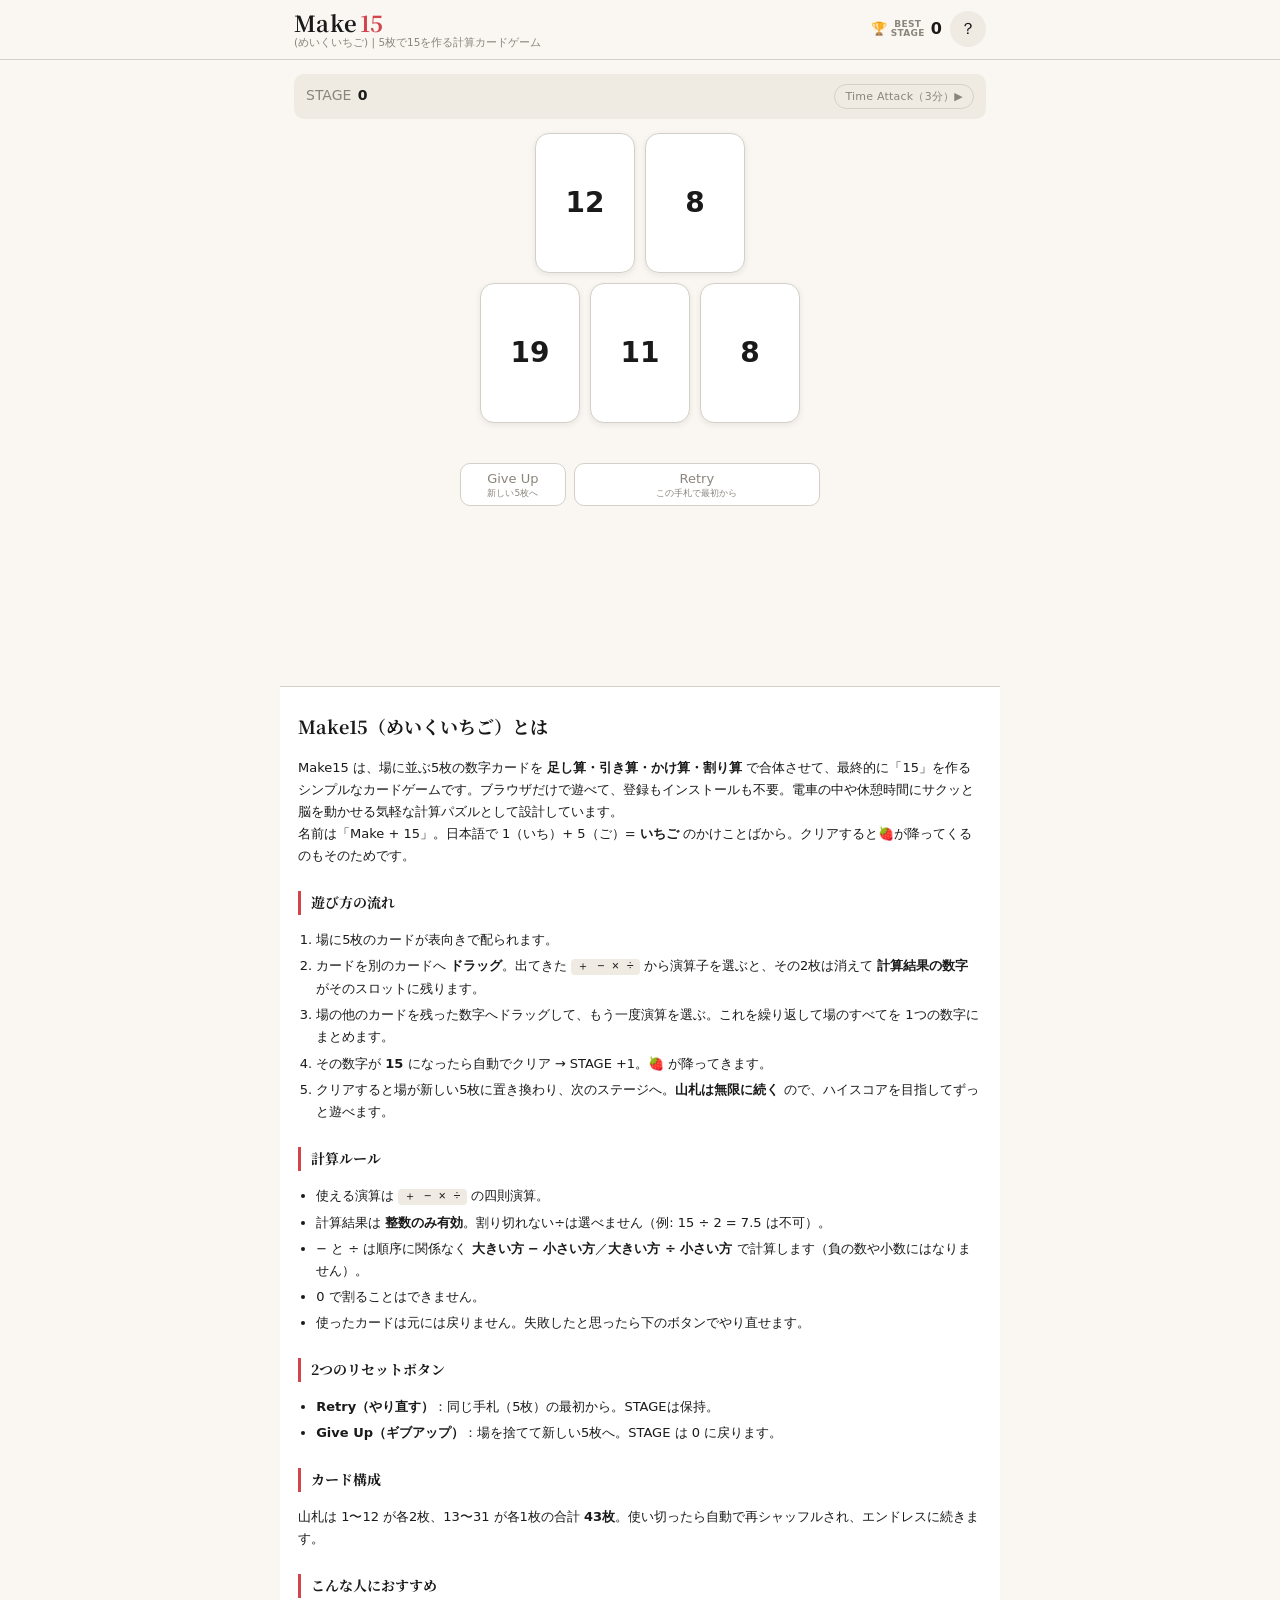
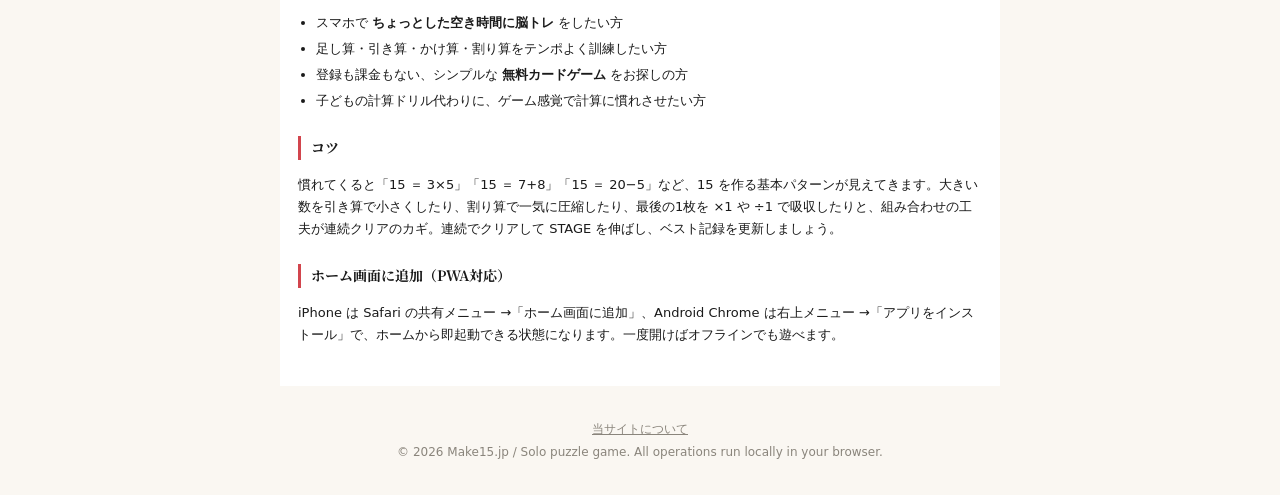
<file: index.html>
<!DOCTYPE html>
<html lang="ja">
<head>
<meta charset="UTF-8">
<meta name="viewport" content="width=device-width, initial-scale=1.0, viewport-fit=cover">
<meta name="theme-color" content="#FAF7F2">
<meta name="google-site-verification" content="ym3XAgEOGQ2ukQBIhpJ_e4c_xEmJ5TNGTEgjkb8IQSM" />
<title>Make15 (めいくいちご) | 5枚で15を作る計算カードゲーム</title>
<meta name="description" content="Make15は5枚のカードを足し算・引き算・かけ算・割り算で組み合わせて15を作るカードゲーム。無料、登録不要、スマホでサクサク遊べる脳トレゲーム。">

<meta property="og:title" content="Make15 (めいくいちご) | 5枚で15を作る計算カードゲーム">
<meta property="og:description" content="5枚のカードで15を作る無料カードゲーム">
<meta property="og:image" content="https://make15.jp/assets/og.png">
<meta property="og:url" content="https://make15.jp/">
<meta property="og:type" content="website">
<meta property="og:locale" content="ja_JP">
<meta property="og:site_name" content="Make15">

<meta name="twitter:card" content="summary_large_image">
<meta name="twitter:title" content="Make15 (めいくいちご) | 5枚で15を作る計算カードゲーム">
<meta name="twitter:description" content="5枚のカードで15を作る無料カードゲーム">
<meta name="twitter:image" content="https://make15.jp/assets/og.png">

<link rel="alternate" hreflang="ja" href="https://make15.jp/">
<link rel="alternate" hreflang="x-default" href="https://make15.jp/">
<link rel="canonical" href="https://make15.jp/">
<link rel="icon" type="image/svg+xml" href="assets/favicon.svg">
<link rel="alternate icon" href="assets/favicon.svg">
<link rel="apple-touch-icon" sizes="180x180" href="assets/apple-touch-icon-180.png">
<link rel="apple-touch-icon" sizes="167x167" href="assets/apple-touch-icon-167.png">
<link rel="apple-touch-icon" sizes="152x152" href="assets/apple-touch-icon-152.png">
<link rel="apple-touch-icon" sizes="120x120" href="assets/apple-touch-icon-120.png">
<meta name="apple-mobile-web-app-capable" content="yes">
<meta name="apple-mobile-web-app-status-bar-style" content="default">
<meta name="apple-mobile-web-app-title" content="Make15">
<link rel="manifest" href="manifest.json">

<link rel="preconnect" href="https://fonts.googleapis.com">
<link rel="preconnect" href="https://fonts.gstatic.com" crossorigin>
<link href="https://fonts.googleapis.com/css2?family=Noto+Serif+JP:wght@700&display=swap&text=%28%290123456789ABCDEFGHIJKLMNOPQRSTUVWXYZabcdefghijklmnopqrstuvwxyz%7C%E2%80%94%E3%81%84%E3%81%8A%E3%81%8F%E3%81%93%E3%81%94%E3%81%99%E3%81%9B%E3%81%A1%E3%81%A4%E3%81%A6%E3%81%A7%E3%81%A8%E3%81%AA%E3%81%AB%E3%81%AE%E3%81%AF%E3%81%B3%E3%82%81%E3%82%8B%E3%82%8C%E3%82%8F%E3%82%92%E3%82%93%E3%82%A4%E3%82%AB%E3%82%B2%E3%82%B3%E3%82%B5%E3%82%B7%E3%82%BB%E3%82%BF%E3%83%83%E3%83%84%E3%83%88%E3%83%89%E3%83%90%E3%83%97%E3%83%9B%E3%83%9C%E3%83%9D%E3%83%A0%E3%83%A9%E3%83%AA%E3%83%AB%E3%83%B3%E3%83%BC%E4%BA%8B%E4%BA%BA%E4%BD%9C%E5%85%8D%E5%89%8D%E5%8A%A0%E5%90%88%E5%90%8D%E5%95%8F%E5%96%B6%E5%AF%BE%E5%BD%93%E5%BF%9C%E6%88%90%E6%96%B9%E6%9D%A5%E6%9E%9A%E6%A7%8B%E6%A8%A9%E6%B5%81%E7%94%B1%E7%94%BB%E7%AE%97%E8%80%85%E8%91%97%E8%A8%88%E8%B2%AC%E8%BF%BD%E9%81%8A%E9%81%8B%E9%9D%A2%E9%A0%85%EF%BC%81%EF%BC%88%EF%BC%89" rel="stylesheet">
<link rel="stylesheet" href="css/style.css?v=20260428be">

<script type="application/ld+json">
{
  "@context": "https://schema.org",
  "@type": "Game",
  "name": "Make15",
  "alternateName": "メイク15",
  "description": "5枚のカードを四則演算で組み合わせて15を作るブラウザカードゲーム。",
  "genre": "Puzzle",
  "playMode": "SinglePlayer",
  "applicationCategory": "Game",
  "operatingSystem": "Web Browser",
  "url": "https://make15.jp/",
  "inLanguage": "ja",
  "offers": {
    "@type": "Offer",
    "price": "0",
    "priceCurrency": "JPY"
  }
}
</script>
</head>
<body>

<header class="site-header">
  <div class="header-inner">
    <h1 class="logo">
      <a href="/" aria-label="Make15 (めいくいちご) トップへ"><span class="logo-main">Make<span class="logo-num">15</span></span></a>
      <span class="logo-sub">(めいくいちご) | 5枚で15を作る計算カードゲーム</span>
    </h1>
    <div class="header-meta">
      <span class="best-score" id="best-stage" aria-label="ベストステージ">🏆 <span class="best-label">BEST<br>STAGE</span> <strong id="stat-best">0</strong></span>
      <span class="best-score ta-only" id="best-ta" aria-label="ベストタイムアタック" hidden>🏆 <span class="best-label">BEST<br>Time Attack</span> <strong id="stat-best-ta">0</strong></span>
      <button id="btn-rules" type="button" class="icon-btn" aria-label="ルール">？</button>
    </div>
  </div>
</header>

<main class="game">
  <section class="status">
    <div class="status-item" id="status-stage">STAGE <strong id="stat-stage">0</strong></div>
    <div class="status-item ta-only" id="status-ta-pre" hidden>🏁 Time Attack（3分）</div>
    <div class="status-item ta-only" id="status-ta-time" hidden>TIME <strong id="stat-time">3:00</strong></div>
    <div class="status-item ta-only" id="status-ta-clears" hidden>CLEARS <strong id="stat-ta-clears">0</strong></div>
    <button id="btn-ta" type="button" class="btn-ta">Time Attack（3分）▶</button>
    <button id="btn-ta-start" type="button" class="btn-ta-start" hidden>START ▶</button>
    <button id="btn-ta-stop" type="button" class="btn-ta-stop" hidden>STOP</button>
  </section>

  <section id="field" class="field" aria-label="場のカード"></section>

  <div id="feedback" class="feedback" aria-live="polite"></div>

  <section class="actions">
    <button id="btn-giveup" type="button" class="btn btn-secondary">Give Up<span class="btn-sub">新しい5枚へ</span></button>
    <button id="btn-restart" type="button" class="btn btn-secondary">Retry<span class="btn-sub">この手札で最初から</span></button>
  </section>

  <div id="ad-slot-bottom" class="ad-slot" aria-hidden="true">
    <!-- TODO: AdSense or affiliate banner -->
  </div>
</main>

<section class="lp">
  <h2>Make15（めいくいちご）とは</h2>
  <p>Make15 は、場に並ぶ5枚の数字カードを <strong>足し算・引き算・かけ算・割り算</strong> で合体させて、最終的に「15」を作るシンプルなカードゲームです。ブラウザだけで遊べて、登録もインストールも不要。電車の中や休憩時間にサクッと脳を動かせる気軽な計算パズルとして設計しています。<br>
  名前は「Make + 15」。日本語で 1（いち）+ 5（ご）= <strong>いちご</strong> のかけことばから。クリアすると🍓が降ってくるのもそのためです。</p>

  <h3>遊び方の流れ</h3>
  <ol>
    <li>場に5枚のカードが表向きで配られます。</li>
    <li>カードを別のカードへ <strong>ドラッグ</strong>。出てきた <code>＋ − × ÷</code> から演算子を選ぶと、その2枚は消えて <strong>計算結果の数字</strong> がそのスロットに残ります。</li>
    <li>場の他のカードを残った数字へドラッグして、もう一度演算を選ぶ。これを繰り返して場のすべてを 1つの数字にまとめます。</li>
    <li>その数字が <strong>15</strong> になったら自動でクリア → STAGE +1。🍓 が降ってきます。</li>
    <li>クリアすると場が新しい5枚に置き換わり、次のステージへ。<strong>山札は無限に続く</strong> ので、ハイスコアを目指してずっと遊べます。</li>
  </ol>

  <h3>計算ルール</h3>
  <ul>
    <li>使える演算は <code>＋ − × ÷</code> の四則演算。</li>
    <li>計算結果は <strong>整数のみ有効</strong>。割り切れない÷は選べません（例: 15 ÷ 2 = 7.5 は不可）。</li>
    <li>− と ÷ は順序に関係なく <strong>大きい方 − 小さい方</strong>／<strong>大きい方 ÷ 小さい方</strong> で計算します（負の数や小数にはなりません）。</li>
    <li>0 で割ることはできません。</li>
    <li>使ったカードは元には戻りません。失敗したと思ったら下のボタンでやり直せます。</li>
  </ul>

  <h3>2つのリセットボタン</h3>
  <ul>
    <li><strong>Retry（やり直す）</strong>：同じ手札（5枚）の最初から。STAGEは保持。</li>
    <li><strong>Give Up（ギブアップ）</strong>：場を捨てて新しい5枚へ。STAGE は 0 に戻ります。</li>
  </ul>

  <h3>カード構成</h3>
  <p>山札は 1〜12 が各2枚、13〜31 が各1枚の合計 <strong>43枚</strong>。使い切ったら自動で再シャッフルされ、エンドレスに続きます。</p>

  <h3>こんな人におすすめ</h3>
  <ul>
    <li>スマホで <strong>ちょっとした空き時間に脳トレ</strong> をしたい方</li>
    <li>足し算・引き算・かけ算・割り算をテンポよく訓練したい方</li>
    <li>登録も課金もない、シンプルな <strong>無料カードゲーム</strong> をお探しの方</li>
    <li>子どもの計算ドリル代わりに、ゲーム感覚で計算に慣れさせたい方</li>
  </ul>

  <h3>コツ</h3>
  <p>慣れてくると「15 ＝ 3×5」「15 ＝ 7+8」「15 ＝ 20−5」など、15 を作る基本パターンが見えてきます。大きい数を引き算で小さくしたり、割り算で一気に圧縮したり、最後の1枚を ×1 や ÷1 で吸収したりと、組み合わせの工夫が連続クリアのカギ。連続でクリアして STAGE を伸ばし、ベスト記録を更新しましょう。</p>

  <h3>ホーム画面に追加（PWA対応）</h3>
  <p>iPhone は Safari の共有メニュー →「ホーム画面に追加」、Android Chrome は右上メニュー →「アプリをインストール」で、ホームから即起動できる状態になります。一度開けばオフラインでも遊べます。</p>

  <div id="affiliate-related" class="affiliate-block" aria-hidden="true">
    <!-- TODO: ボードゲーム・カードゲーム関連商品のアフィリエイトリンク -->
  </div>
</section>

<footer class="site-footer">
  <p><a href="/about/">当サイトについて</a></p>
  <p>© <span id="year"></span> Make15.jp / Solo puzzle game. All operations run locally in your browser.</p>
</footer>

<!-- ルールモーダル -->
<div id="rules-modal" class="modal" hidden role="dialog" aria-labelledby="rules-modal-title" aria-modal="true">
  <div class="modal-inner">
    <button class="modal-close" type="button" data-target="rules-modal" aria-label="閉じる">×</button>
    <h2 id="rules-modal-title">Make15 — 15を作るゲーム</h2>
    <p>5枚のカードを四則演算で合体し、最終的に <strong>1つの数字＝15</strong> にしたらステージクリア。</p>
    <ul>
      <li>カードを別カードへ <strong>ドラッグ</strong> → ＋ − × ÷ を選ぶと、2枚は消えて結果の数字が残る。</li>
      <li>場の全カードを1つにまとめ <strong>15 になると自動で獲得</strong>（使った枚数だけスコア加算）。</li>
      <li>計算結果は <strong>整数のみ</strong>（割り切れない÷は選べない）。</li>
      <li>− と ÷ は順序に関係なく <strong>大きい方−小さい方／大きい方÷小さい方</strong>。</li>
      <li><strong>Give Up</strong>：場を捨てて新しい5枚へ／<strong>Retry</strong>：同じ手札の最初から（スコア保持）。</li>
      <li><strong>10秒以内</strong> にクリアすると🍓5倍の特別演出！</li>
    </ul>

    <h3 class="modal-origin-h">名前の由来 🍓</h3>
    <p class="modal-origin">「<strong>Make15</strong>」=「メイク <strong>いちご</strong>」。<br>
      日本語で <strong>1（いち）＋ 5（ご）= いちご</strong> のかけことばから。<br>
      クリアすると 🍓 が降ってくるのもそのため。</p>

    <button class="btn btn-primary modal-close" type="button" data-target="rules-modal">閉じる</button>
  </div>
</div>

<!-- タイムアタック結果モーダル -->
<div id="ta-end-modal" class="modal" hidden role="dialog" aria-labelledby="ta-end-title" aria-modal="true">
  <div class="modal-inner">
    <h2 id="ta-end-title">⏱ TIME UP！</h2>
    <p style="text-align:center;font-size:18px;">3分で <strong id="ta-end-clears" style="font-size:36px;color:var(--accent);">0</strong> ステージクリア</p>
    <p style="text-align:center;" id="ta-end-best">BEST Time Attack: 0</p>
    <button id="btn-ta-restart" class="btn btn-primary" type="button" style="width:100%;margin-top:12px;">もう一度3分</button>
    <button class="modal-close btn btn-secondary" type="button" data-target="ta-end-modal" style="width:100%;margin-top:8px;">通常モードへ</button>
  </div>
</div>

<div id="fx" class="fx-layer" aria-hidden="true"></div>

<script>
document.getElementById('year').textContent = new Date().getFullYear();
if ('serviceWorker' in navigator) {
  window.addEventListener('load', function () {
    navigator.serviceWorker.register('sw.js').catch(function () {});
  });
}
</script>
<script src="js/deck.js?v=20260428be"></script>
<script src="js/game.js?v=20260428be"></script>
<script src="js/ui.js?v=20260428be"></script>
<script src="js/main.js?v=20260428be"></script>
</body>
</html>
</file>
<file: css/style.css>
/* Make15 — 和モダン × ミニマル */

:root {
  --bg: #FAF7F2;
  --ink: #1A1A1A;
  --accent: #D2454D;
  --moss: #5C7A4A;
  --card-bg: #FFFFFF;
  --card-border: #D4D0C8;
  --muted: #8A857C;
  --soft: #EFEBE3;
  --shadow: 0 2px 6px rgba(26, 26, 26, 0.08);
  --shadow-lift: 0 6px 16px rgba(26, 26, 26, 0.16);
  --radius: 10px;
  --radius-card: 14px;
  --serif: 'Noto Serif JP', 'Hiragino Mincho ProN', 'Yu Mincho', YuMincho, serif;
  --sans: 'Hiragino Sans', 'Hiragino Kaku Gothic ProN', 'Noto Sans JP', 'Noto Sans CJK JP', 'Yu Gothic', YuGothic, Meiryo, system-ui, sans-serif;
}

* { box-sizing: border-box; }
html, body {
  margin: 0;
  padding: 0;
  background: var(--bg);
  color: var(--ink);
  font-family: var(--sans);
  font-size: 16px;
  line-height: 1.6;
  -webkit-font-smoothing: antialiased;
}
body {
  min-height: 100vh;
  padding-bottom: env(safe-area-inset-bottom);
}

a { color: var(--accent); text-decoration: none; }
a:hover { text-decoration: underline; }

button {
  font-family: inherit;
  cursor: pointer;
  border: none;
  background: none;
  color: inherit;
  padding: 0;
}
button:disabled { cursor: not-allowed; opacity: 0.4; }

/* HTML hidden 属性が CSS の display 指定で上書きされないように */
[hidden] { display: none !important; }

/* ----- Header ----- */
.site-header {
  background: var(--bg);
  border-bottom: 1px solid var(--card-border);
  position: sticky;
  top: 0;
  z-index: 10;
  padding-top: env(safe-area-inset-top);
}
.header-inner {
  max-width: 720px;
  margin: 0 auto;
  padding: 10px 14px;
  display: flex;
  align-items: center;
  justify-content: space-between;
  gap: 12px;
}
.logo {
  font-family: var(--serif);
  font-size: 22px;
  margin: 0;
  letter-spacing: 0.02em;
  line-height: 1.2;
  font-weight: 700;
  display: flex;
  flex-direction: column;
  min-width: 0;
}
.logo a { color: var(--ink); }
.logo a:hover { text-decoration: none; }
.logo-main { white-space: nowrap; }
.logo-num { color: var(--accent); margin-left: 2px; }
.logo-sub {
  font-family: var(--sans);
  font-size: 10.5px;
  font-weight: 400;
  color: var(--muted);
  letter-spacing: 0;
  white-space: nowrap;
  overflow: hidden;
  text-overflow: ellipsis;
}
@media (max-width: 480px) {
  .logo-sub { font-size: 9.5px; }
}

.header-meta {
  display: flex;
  align-items: center;
  gap: 8px;
}
.best-score {
  font-size: 13px;
  color: var(--muted);
  white-space: nowrap;
  display: inline-flex;
  align-items: center;
  gap: 4px;
}
.best-label {
  display: inline-block;
  font-size: 9px;
  line-height: 1.05;
  font-weight: 700;
  letter-spacing: 0.04em;
  color: var(--muted);
  text-align: center;
}
.best-score strong {
  color: var(--ink);
  font-weight: 700;
  font-size: 16px;
  margin-left: 2px;
  font-variant-numeric: tabular-nums;
  line-height: 1;
}
.icon-btn {
  width: 36px;
  height: 36px;
  border-radius: 50%;
  background: var(--soft);
  display: inline-flex;
  align-items: center;
  justify-content: center;
  font-size: 16px;
  transition: background 0.15s ease, transform 0.1s ease;
}
.icon-btn:hover:not(:disabled) { background: #e6e1d6; }
.icon-btn:active:not(:disabled) { transform: scale(0.94); }

/* ----- Main game ----- */
.game {
  max-width: 720px;
  margin: 0 auto;
  padding: 14px;
}

.status {
  display: flex;
  justify-content: space-between;
  gap: 10px;
  margin-bottom: 14px;
  padding: 10px 12px;
  background: var(--soft);
  border-radius: var(--radius);
  font-size: 14px;
  color: var(--muted);
}
.status-item strong {
  color: var(--ink);
  font-weight: 700;
  margin: 0 2px;
  font-variant-numeric: tabular-nums;
}
.btn-ta {
  margin-left: auto;
  background: transparent;
  color: var(--muted);
  border: 1px solid var(--card-border);
  border-radius: 999px;
  padding: 4px 10px;
  font-size: 11px;
  font-weight: 400;
  letter-spacing: 0.02em;
  cursor: pointer;
  transition: background 0.15s ease, color 0.15s ease, border-color 0.15s ease, transform 0.08s ease;
}
.btn-ta:hover { background: var(--soft); color: var(--ink); border-color: var(--moss); }
.btn-ta:active { transform: scale(0.96); }
.btn-ta-stop {
  margin-left: auto;
  background: transparent;
  color: var(--muted);
  border: 1px solid var(--card-border);
  border-radius: 999px;
  padding: 4px 10px;
  font-size: 11px;
  cursor: pointer;
}
.btn-ta-stop:hover { background: var(--soft); color: var(--ink); }
.btn-ta-start {
  margin-left: auto;
  background: var(--moss);
  color: #fff;
  border: none;
  border-radius: 999px;
  padding: 6px 16px;
  font-size: 13px;
  font-weight: 700;
  letter-spacing: 0.06em;
  cursor: pointer;
  animation: ta-start-pulse 1s ease-in-out infinite;
  transition: transform 0.08s ease;
}
.btn-ta-start:hover { background: #4d6b3d; }
.btn-ta-start:active { transform: scale(0.96); }
@keyframes ta-start-pulse {
  0%, 100% { box-shadow: 0 0 0 0 rgba(92,122,74,0.0); }
  50%      { box-shadow: 0 0 0 6px rgba(92,122,74,0.25); }
}
#status-ta-time strong {
  color: var(--accent);
  font-size: 16px;
  font-variant-numeric: tabular-nums;
}

/* ----- Computed cells (weight > 1) ----- */
.card.is-computed {
  background: #FFF5F4;
  border-color: var(--accent);
}
.card.is-computed .card-num { color: var(--accent); }
.card-weight {
  position: absolute;
  bottom: 4px;
  left: 50%;
  transform: translateX(-50%);
  font-size: 10px;
  color: var(--muted);
  font-variant-numeric: tabular-nums;
  font-weight: 400;
}
.card.is-computed .card-weight { color: var(--accent); }

.card.is-target {
  border-color: var(--accent);
  background: #FFEDEC;
  animation: target-pulse 1.4s ease-in-out infinite;
}
.card.is-target .card-num { color: var(--accent); }
.card-grab {
  position: absolute;
  top: -10px;
  left: 50%;
  transform: translateX(-50%);
  padding: 3px 10px;
  background: var(--accent);
  color: #fff;
  border-radius: 999px;
  font-size: 11px;
  font-weight: 700;
  white-space: nowrap;
  box-shadow: 0 4px 8px rgba(210,69,77,0.3);
  z-index: 2;
}
@keyframes target-pulse {
  0%, 100% { box-shadow: 0 0 0 0 rgba(210,69,77,0.0); }
  50% { box-shadow: 0 0 0 6px rgba(210,69,77,0.20); }
}


/* ----- Field (cards) — 上段2 / 下段3 ----- */
.field {
  display: grid;
  grid-template-columns: repeat(6, 1fr);
  grid-auto-rows: auto;
  gap: 8px;
  margin: 0 auto 14px;
  min-height: 110px;
  max-width: 300px;
}
.field > *:nth-child(1) { grid-column: 2 / span 2; grid-row: 1; }
.field > *:nth-child(2) { grid-column: 4 / span 2; grid-row: 1; }
.field > *:nth-child(3) { grid-column: 1 / span 2; grid-row: 2; }
.field > *:nth-child(4) { grid-column: 3 / span 2; grid-row: 2; }
.field > *:nth-child(5) { grid-column: 5 / span 2; grid-row: 2; }

.card-empty {
  aspect-ratio: 5 / 7;
  min-height: 100px;
  border: 1.5px dashed var(--card-border);
  border-radius: var(--radius-card);
  background: transparent;
  opacity: 0.4;
  pointer-events: none;
}

.card {
  position: relative;
  aspect-ratio: 5 / 7;
  min-height: 100px;
  background: var(--card-bg);
  border: 1.5px solid var(--card-border);
  border-radius: var(--radius-card);
  box-shadow: var(--shadow);
  display: flex;
  flex-direction: column;
  align-items: center;
  justify-content: center;
  padding: 4px;
  transition: transform 0.15s ease, box-shadow 0.15s ease, border-color 0.15s ease;
  font-family: var(--sans);
  user-select: none;
  -webkit-user-select: none;
  -webkit-tap-highlight-color: transparent;
  -webkit-touch-callout: none;
  -webkit-user-drag: none;
  touch-action: none;
}
.card * {
  user-select: none;
  -webkit-user-select: none;
  -webkit-touch-callout: none;
  pointer-events: none;
}
.card:hover:not(:disabled) {
  transform: translateY(-2px);
  box-shadow: var(--shadow-lift);
}
.card:active:not(:disabled) {
  transform: translateY(0);
}
.card-num {
  font-size: clamp(20px, 6.5vw, 32px);
  font-weight: 700;
  color: var(--ink);
  font-variant-numeric: tabular-nums;
  line-height: 1;
}
/* ドラッグ中の演出 */
body.is-dragging { user-select: none; cursor: grabbing; }
.card { cursor: pointer; }
@media (hover: hover) {
  .card:hover:not(:disabled) { cursor: grab; }
}
.card.is-grabbed {
  box-shadow: 0 14px 28px rgba(26,26,26,0.28);
  z-index: 200;
  opacity: 0.96;
  pointer-events: none;
  cursor: grabbing;
}
.card.is-drop-target {
  border-color: var(--moss);
  background: #F2F6EC;
  box-shadow: 0 0 0 4px rgba(92, 122, 74, 0.22), var(--shadow);
  transform: translateY(-3px);
}

/* 演算子ピッカー */
.op-picker {
  position: fixed;
  inset: 0;
  background: rgba(26,26,26,0.35);
  z-index: 200;
  opacity: 0;
  transition: opacity 0.15s ease;
}
.op-picker.is-open { opacity: 1; }
.op-picker-card {
  position: absolute;
  width: 220px;
  background: var(--bg);
  border-radius: 14px;
  box-shadow: 0 20px 40px rgba(26,26,26,0.32);
  padding: 14px;
}
.op-picker-label {
  display: flex;
  align-items: center;
  justify-content: center;
  gap: 10px;
  margin-bottom: 12px;
  font-family: var(--sans);
}
.op-picker-num {
  font-size: 24px;
  font-weight: 700;
  color: var(--ink);
  font-variant-numeric: tabular-nums;
  min-width: 1.5em;
  text-align: center;
}
.op-picker-slot {
  display: inline-flex;
  align-items: center;
  justify-content: center;
  width: 30px;
  height: 30px;
  border: 2px dashed var(--accent);
  border-radius: 8px;
  color: var(--accent);
  font-size: 16px;
  font-weight: 700;
  background: #FFF5F4;
}
.op-picker-grid {
  display: grid;
  grid-template-columns: 1fr 1fr;
  gap: 8px;
}
.op-picker-btn {
  background: var(--card-bg);
  border: 1.5px solid var(--card-border);
  border-radius: 10px;
  padding: 10px 0;
  font-family: var(--sans);
  display: flex;
  flex-direction: column;
  align-items: center;
  gap: 2px;
  -webkit-tap-highlight-color: transparent;
  transition: transform 0.08s ease, background 0.12s ease, border-color 0.12s ease;
}
.op-picker-btn:hover:not(:disabled) { background: var(--soft); border-color: var(--moss); }
.op-picker-btn:active:not(:disabled) { transform: scale(0.94); }
.op-picker-val {
  font-size: 24px;
  font-weight: 700;
  color: var(--ink);
  font-variant-numeric: tabular-nums;
}
.op-picker-sym {
  font-size: 14px;
  font-weight: 400;
  color: var(--muted);
  margin-top: 2px;
}
.op-picker-btn:disabled .op-picker-val,
.op-picker-btn:disabled .op-picker-sym { color: var(--card-border); }
.op-picker-btn.is-target {
  border-color: var(--accent);
  background: #FFF5F4;
}
.op-picker-btn.is-target .op-picker-val { color: var(--accent); }
.op-picker-btn.is-target .op-picker-sym { color: var(--accent); }
.op-picker-cancel {
  display: block;
  width: 100%;
  margin-top: 10px;
  padding: 8px 0;
  font-size: 12px;
  color: var(--muted);
  background: transparent;
  border-radius: 6px;
}
.op-picker-cancel:hover { background: var(--soft); color: var(--ink); }

.field.shake { animation: shake 0.4s ease; }
@keyframes shake {
  0%, 100% { transform: translateX(0); }
  20% { transform: translateX(-6px); }
  40% { transform: translateX(6px); }
  60% { transform: translateX(-4px); }
  80% { transform: translateX(4px); }
}

.feedback {
  min-height: 26px;
  text-align: center;
  margin-top: 8px;
  font-weight: 700;
  font-size: 16px;
  color: transparent;
  transition: color 0.2s ease;
}
.feedback.is-success {
  color: var(--accent);
  font-size: 32px;
  font-weight: 700;
  letter-spacing: 0.04em;
  text-shadow: 0 2px 0 #fff, 0 4px 12px rgba(210,69,77,0.25);
  animation: pop 0.4s ease, success-shake 0.6s ease 0.4s;
}
.feedback.is-success.is-fast {
  font-size: 38px;
  background: linear-gradient(90deg, #D2454D 0%, #F4C534 50%, #D2454D 100%);
  -webkit-background-clip: text;
          background-clip: text;
  -webkit-text-fill-color: transparent;
          color: transparent;
  text-shadow: none;
  animation: pop 0.4s ease, success-shake 0.6s ease 0.4s, fast-glow 1s ease-in-out 0.4s infinite;
}
@keyframes fast-glow {
  0%, 100% { filter: drop-shadow(0 2px 8px rgba(244,197,52,0.5)); }
  50%      { filter: drop-shadow(0 2px 16px rgba(210,69,77,0.6)); }
}
@keyframes success-shake {
  0%, 100% { transform: scale(1) rotate(0); }
  25% { transform: scale(1.05) rotate(-2deg); }
  50% { transform: scale(1.1) rotate(2deg); }
  75% { transform: scale(1.05) rotate(-1deg); }
}
.feedback.is-fail { color: var(--muted); }
@keyframes pop {
  0% { transform: scale(0.6); opacity: 0; }
  60% { transform: scale(1.15); opacity: 1; }
  100% { transform: scale(1); opacity: 1; }
}

/* ----- Action buttons ----- */
.actions {
  display: grid;
  grid-template-columns: 3fr 7fr;
  gap: 8px;
  margin-bottom: 14px;
  max-width: 320px;
  margin-left: auto;
  margin-right: auto;
}
.actions .btn {
  line-height: 1.2;
  padding: 7px 10px;
  font-size: 13px;
  font-weight: 400;
  background: var(--card-bg);
  border-color: var(--card-border);
  color: var(--muted);
}
.actions .btn:hover:not(:disabled) {
  color: var(--ink);
  background: var(--soft);
}
.btn-sub {
  display: block;
  font-size: 9px;
  font-weight: 400;
  color: var(--muted);
  margin-top: 1px;
  letter-spacing: 0;
}
@media (min-width: 720px) {
  .actions { max-width: 360px; }
}
.btn {
  padding: 14px 18px;
  border-radius: var(--radius);
  font-size: 16px;
  font-weight: 700;
  font-family: var(--sans);
  border: 1.5px solid transparent;
  transition: transform 0.08s ease, background 0.15s ease, opacity 0.15s ease;
  -webkit-tap-highlight-color: transparent;
}
.btn:active:not(:disabled) { transform: scale(0.97); }
.btn-primary {
  background: var(--accent);
  color: #fff;
}
.btn-primary:hover:not(:disabled) { background: #b93b42; }
.btn-secondary {
  background: var(--card-bg);
  color: var(--ink);
  border-color: var(--card-border);
}
.btn-secondary:hover:not(:disabled) { background: var(--soft); }

/* ----- Ad slots ----- */
.ad-slot {
  margin: 20px 0;
  min-height: 90px;
  background: transparent;
}
.affiliate-block { margin-top: 16px; }

/* ----- LP / SEO body copy ----- */
.lp {
  max-width: 720px;
  margin: 36px auto 0;
  padding: 24px 18px;
  background: #fff;
  border-top: 1px solid var(--card-border);
  font-size: 13px;
  line-height: 1.7;
}
.lp h2 {
  font-family: var(--serif);
  font-size: 18px;
  margin-top: 0;
}
.lp h3 {
  font-family: var(--serif);
  font-size: 14px;
  margin-top: 24px;
  border-left: 3px solid var(--accent);
  padding-left: 10px;
}
.lp ol, .lp ul { padding-left: 1.4em; }
.lp li { margin: 4px 0; }
.lp code {
  background: var(--soft);
  padding: 1px 6px;
  border-radius: 4px;
  font-size: 0.95em;
}

/* ----- Footer ----- */
.site-footer {
  text-align: center;
  padding: 30px 14px;
  font-size: 12px;
  color: var(--muted);
}
.site-footer p { margin: 4px 0; }
.site-footer a { color: var(--muted); text-decoration: underline; }
.site-footer a:hover { color: var(--accent); }

/* ----- Contact form ----- */
.contact-form {
  display: grid;
  gap: 8px;
  max-width: 520px;
  margin: 12px 0 24px;
}
.contact-form label {
  font-size: 13px;
  color: var(--muted);
  margin-top: 8px;
}
.contact-form input,
.contact-form textarea {
  width: 100%;
  padding: 10px 12px;
  border: 1.5px solid var(--card-border);
  border-radius: var(--radius);
  font-family: var(--sans);
  font-size: 15px;
  color: var(--ink);
  background: var(--card-bg);
  box-sizing: border-box;
}
.contact-form input:focus,
.contact-form textarea:focus {
  outline: none;
  border-color: var(--moss);
}
.contact-form textarea { resize: vertical; min-height: 120px; }
.contact-form .btn { margin-top: 12px; width: 100%; }
.contact-note {
  font-size: 12px;
  color: var(--muted);
  margin-top: 8px;
}
.contact-note a { color: var(--accent); }
.contact-success {
  padding: 12px 14px;
  border: 1.5px solid var(--moss);
  background: #F2F6EC;
  border-radius: var(--radius);
  color: #3a5530;
  font-weight: 700;
  margin: 12px 0;
}
.contact-error {
  padding: 12px 14px;
  border: 1.5px solid var(--accent);
  background: #FFF5F4;
  border-radius: var(--radius);
  color: var(--accent);
  font-weight: 700;
  margin: 12px 0;
}
.contact-error-inline {
  display: block;
  color: var(--accent);
  font-size: 12px;
  min-height: 1em;
  margin-top: 2px;
}
.contact-form input[aria-invalid="true"],
.contact-form textarea[aria-invalid="true"] {
  border-color: var(--accent);
  background: #FFF5F4;
}

/* ----- Modal ----- */
.modal {
  position: fixed;
  inset: 0;
  background: rgba(26, 26, 26, 0.5);
  display: flex;
  align-items: center;
  justify-content: center;
  padding: 20px;
  z-index: 100;
}
.modal-inner {
  background: var(--bg);
  border-radius: var(--radius);
  padding: 22px 18px;
  max-width: 460px;
  width: 100%;
  position: relative;
  box-shadow: var(--shadow-lift);
  max-height: 86vh;
  overflow-y: auto;
  -webkit-overflow-scrolling: touch;
  font-size: 14px;
  line-height: 1.6;
}
.modal-inner h2 {
  font-family: var(--serif);
  font-size: 18px;
  margin: 0 0 12px;
}
.modal-inner h3 {
  font-size: 15px;
  margin-top: 14px !important;
  margin-bottom: 8px;
}
.modal-inner ul { padding-left: 1.3em; margin: 6px 0; }
.modal-inner li { margin: 4px 0; font-size: 13px; }
.modal-inner .btn.modal-close { font-size: 14px; }
.modal-origin-h {
  font-family: var(--serif);
  font-size: 14px;
  margin-top: 16px;
  margin-bottom: 6px;
  color: var(--accent);
}
.modal-origin {
  font-size: 12px;
  line-height: 1.7;
  color: var(--ink);
  background: #FFF5F4;
  padding: 10px 12px;
  border-radius: 8px;
  margin: 0;
}
.modal-close {
  position: absolute;
  top: 8px;
  right: 8px;
  width: 36px;
  height: 36px;
  border-radius: 50%;
  font-size: 20px;
  background: transparent;
  color: var(--muted);
}
.modal-close:hover { background: var(--soft); color: var(--ink); }
.modal-inner .btn.modal-close {
  position: static;
  width: 100%;
  height: auto;
  border-radius: var(--radius);
  margin-top: 16px;
  font-size: 16px;
}
.modal-inner .btn.btn-primary.modal-close {
  color: #fff;
  background: var(--accent);
}
.modal-inner .btn.btn-primary.modal-close:hover { background: #b93b42; }
.modal-inner .btn.btn-secondary.modal-close {
  color: var(--ink);
  background: var(--card-bg);
  border: 1.5px solid var(--card-border);
}

/* ----- iOS PWA install hint ----- */
.ios-pwa-hint {
  position: fixed;
  left: 50%;
  bottom: calc(20px + env(safe-area-inset-bottom));
  transform: translateX(-50%);
  background: #fff;
  color: var(--accent);
  padding: 10px 18px 12px;
  border-radius: 22px;
  border: 2.5px solid var(--accent);
  text-align: center;
  z-index: 90;
  pointer-events: none;
  box-shadow: 0 6px 20px rgba(210, 69, 77, 0.32);
  display: flex;
  flex-direction: column;
  align-items: center;
  gap: 2px;
  white-space: nowrap;
  animation: ios-hint-fade 8s ease forwards;
}
/* speech-bubble tail（下向き） */
.ios-pwa-hint::before,
.ios-pwa-hint::after {
  content: '';
  position: absolute;
  left: 50%;
  width: 0; height: 0;
}
.ios-pwa-hint::before {
  bottom: -14px;
  transform: translateX(-50%);
  border-left: 12px solid transparent;
  border-right: 12px solid transparent;
  border-top: 12px solid var(--accent);
}
.ios-pwa-hint::after {
  bottom: -10px;
  transform: translateX(-50%);
  border-left: 9px solid transparent;
  border-right: 9px solid transparent;
  border-top: 9px solid #fff;
}
.ios-pwa-text {
  font-weight: 700;
  font-size: 15px;
  letter-spacing: 0.02em;
}
.ios-pwa-sub {
  font-size: 11px;
  color: var(--ink);
  font-weight: 400;
  letter-spacing: 0;
}
.ios-pwa-arrow {
  font-size: 22px;
  line-height: 1;
  color: var(--accent);
  margin-top: 2px;
  animation: ios-arrow-bob 0.9s ease-in-out infinite;
}
@keyframes ios-arrow-bob {
  0%, 100% { transform: translateY(0); }
  50% { transform: translateY(6px); }
}
@keyframes ios-hint-fade {
  0%   { opacity: 0; transform: translate(-50%, 20px) scale(0.9); }
  6%   { opacity: 1; transform: translate(-50%, 0) scale(1); }
  92%  { opacity: 1; transform: translate(-50%, 0) scale(1); }
  100% { opacity: 0; transform: translate(-50%, 16px) scale(0.95); }
}

/* ----- Drag demo (first visit) ----- */
.demo-finger {
  position: fixed;
  font-size: 38px;
  pointer-events: none;
  z-index: 80;
  filter: drop-shadow(0 4px 8px rgba(0,0,0,0.28));
  --dx: 0px;
  --dy: 0px;
  animation: demo-drag 5s ease-in-out forwards;
}
@keyframes demo-drag {
  0%   { transform: translate(-50%, -50%) scale(0.4); opacity: 0; }
  10%  { transform: translate(-50%, -50%) scale(1.0); opacity: 1; }
  22%  { transform: translate(-50%, -50%) scale(1.1); }
  35%  { transform: translate(calc(-50% + var(--dx) * 0.4), calc(-50% + var(--dy) * 0.4)) scale(1.05); }
  60%  { transform: translate(calc(-50% + var(--dx)),       calc(-50% + var(--dy))) scale(1.0); opacity: 1; }
  78%  { transform: translate(calc(-50% + var(--dx)),       calc(-50% + var(--dy))) scale(0.95); opacity: 1; }
  100% { transform: translate(calc(-50% + var(--dx)),       calc(-50% + var(--dy))) scale(0.5); opacity: 0; }
}
.demo-hint {
  position: fixed;
  top: 56%;
  left: 50%;
  transform: translateX(-50%);
  background: rgba(26,26,26,0.92);
  color: #fff;
  padding: 8px 16px;
  border-radius: 999px;
  font-size: 13px;
  font-weight: 700;
  white-space: nowrap;
  pointer-events: none;
  z-index: 80;
  box-shadow: 0 4px 16px rgba(0,0,0,0.2);
  animation: demo-hint 5s ease-in-out forwards;
}
@keyframes demo-hint {
  0%, 100% { opacity: 0; }
  12%, 88% { opacity: 1; }
}

/* ----- FX Layer (success burst, op flash) ----- */
.fx-layer {
  position: fixed;
  top: 50%;
  left: 50%;
  width: 0;
  height: 0;
  pointer-events: none;
  z-index: 50;
}
.op-flash {
  position: absolute;
  top: -120px;
  left: 0;
  transform: translate(-50%, 0);
  font-family: var(--sans);
  font-size: 64px;
  font-weight: 700;
  color: var(--accent);
  text-shadow: 0 4px 16px rgba(210, 69, 77, 0.35);
  animation: op-flash 0.55s ease-out forwards;
}
@keyframes op-flash {
  0% { opacity: 0; transform: translate(-50%, 12px) scale(0.6); }
  30% { opacity: 1; transform: translate(-50%, 0) scale(1.1); }
  100% { opacity: 0; transform: translate(-50%, -16px) scale(1); }
}
.popper-side {
  position: fixed;
  top: 38%;
  font-size: 56px;
  pointer-events: none;
  z-index: 70;
  filter: drop-shadow(0 4px 10px rgba(0,0,0,0.18));
  transform-origin: center;
}
.popper-side.popper-left {
  left: 8px;
  animation: popper-left 1.4s ease-out forwards;
}
.popper-side.popper-right {
  right: 8px;
  animation: popper-right 1.4s ease-out forwards;
}
@keyframes popper-left {
  0%   { transform: translate(-80px, 30px) rotate(40deg) scale(0.4); opacity: 0; }
  18%  { transform: translate(0, 0)        rotate(-25deg) scale(1.2); opacity: 1; }
  35%  { transform: translate(0, -6px)     rotate(-18deg) scale(1.0); opacity: 1; }
  55%  { transform: translate(0, 0)        rotate(-22deg) scale(1.05); opacity: 1; }
  100% { transform: translate(-30px, -40px) rotate(-15deg) scale(0.9); opacity: 0; }
}
@keyframes popper-right {
  0%   { transform: translate(80px, 30px)  rotate(-40deg) scale(0.4); opacity: 0; }
  18%  { transform: translate(0, 0)        rotate(25deg) scale(1.2);  opacity: 1; }
  35%  { transform: translate(0, -6px)     rotate(18deg) scale(1.0);  opacity: 1; }
  55%  { transform: translate(0, 0)        rotate(22deg) scale(1.05); opacity: 1; }
  100% { transform: translate(30px, -40px) rotate(15deg) scale(0.9);  opacity: 0; }
}
@media (min-width: 720px) {
  .popper-side { font-size: 80px; top: 35%; }
  .popper-side.popper-left { left: 24px; }
  .popper-side.popper-right { right: 24px; }
}
.strawberry-rain {
  position: fixed;
  top: -32px;
  pointer-events: none;
  z-index: 60;
  --tx: 0px;
  --rot: 720deg;
  animation: confetti-fall 2.6s linear forwards;
}
@keyframes confetti-fall {
  0% { transform: translate(0, 0) rotate(0); opacity: 1; }
  90% { opacity: 1; }
  100% { transform: translate(var(--tx), 110vh) rotate(var(--rot)); opacity: 0; }
}

/* ----- Narrow phones ----- */
@media (max-width: 380px) {
  .game { padding: 10px; }
  .field { gap: 6px; max-width: 260px; }
  .card-num { font-size: 24px; }
  .btn { padding: 12px 14px; }
  .card, .card-empty { min-height: 90px; }
}

/* ----- Wider screens ----- */
@media (min-width: 720px) {
  .field { gap: 10px; max-width: 320px; }
  .card-num { font-size: 28px; }
}

/* Reduce motion */
@media (prefers-reduced-motion: reduce) {
  *, *::before, *::after {
    animation-duration: 0.01ms !important;
    transition-duration: 0.01ms !important;
  }
}
</file>
